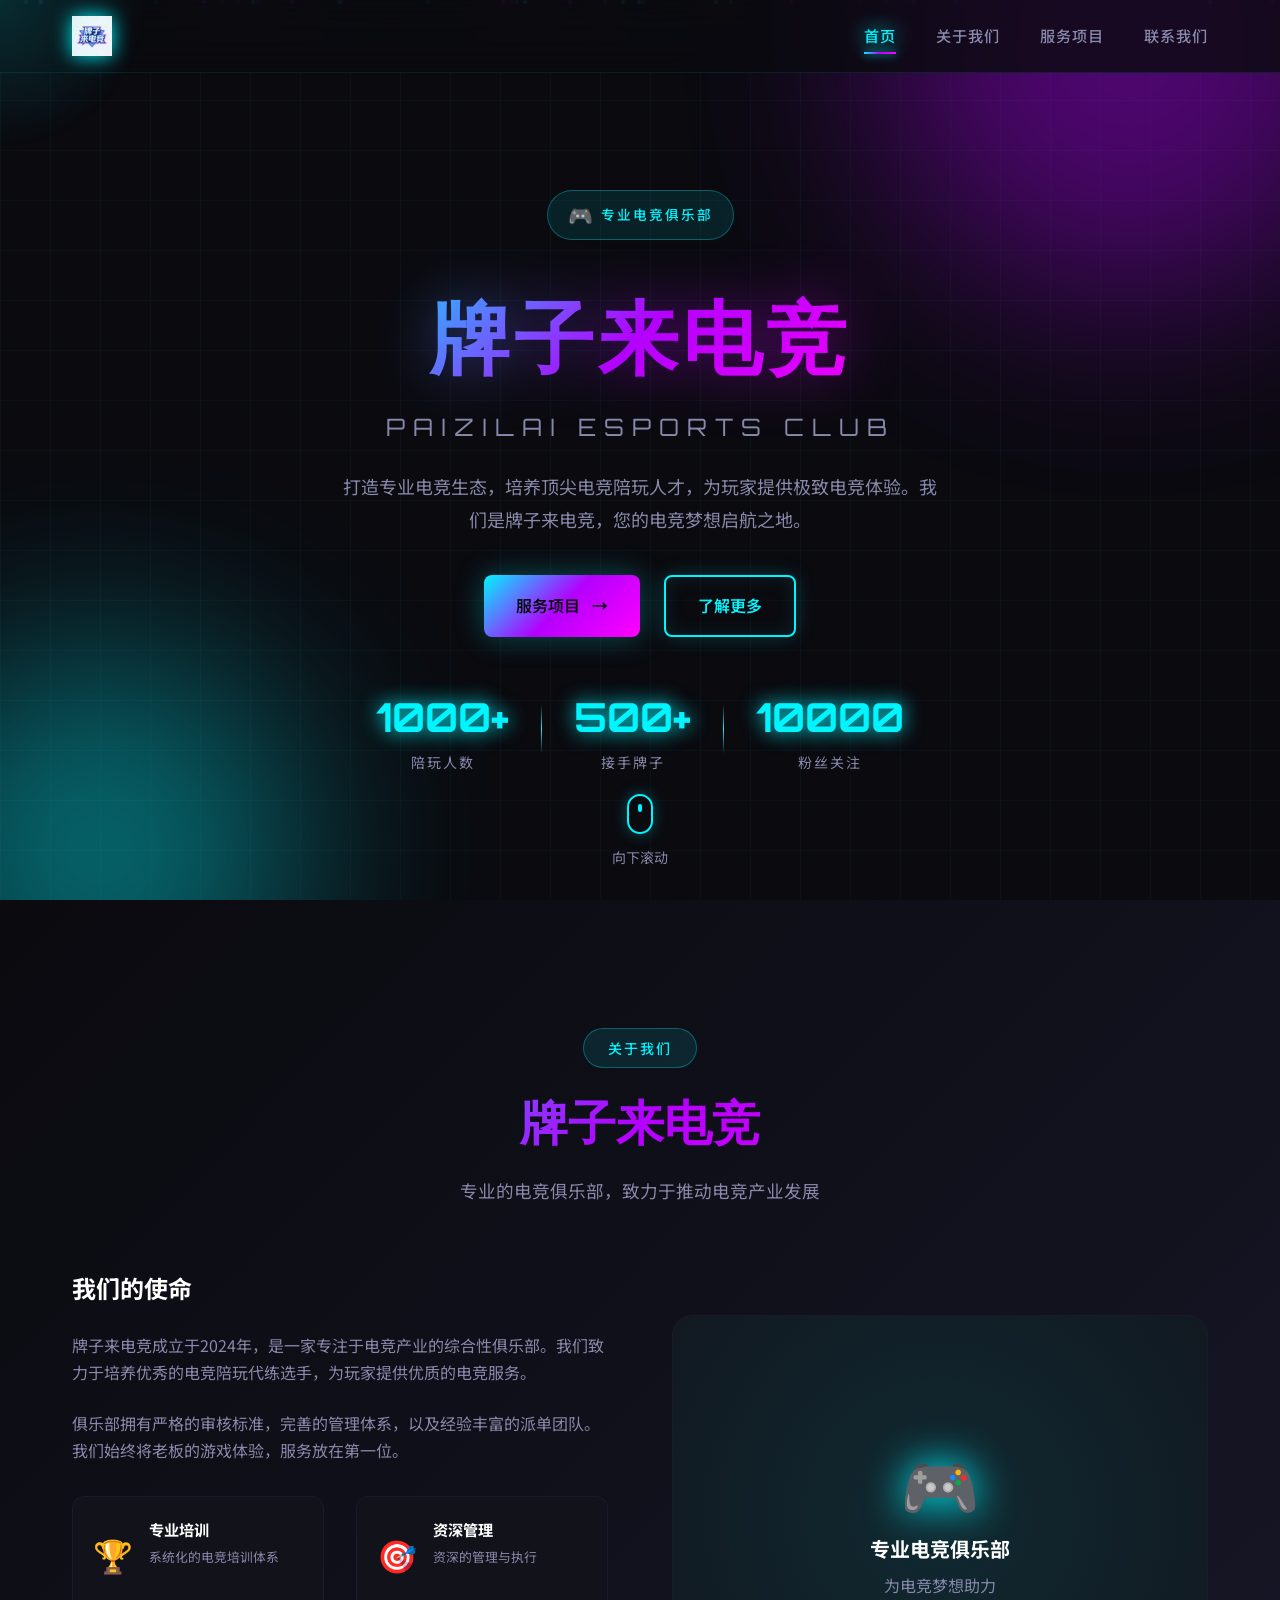
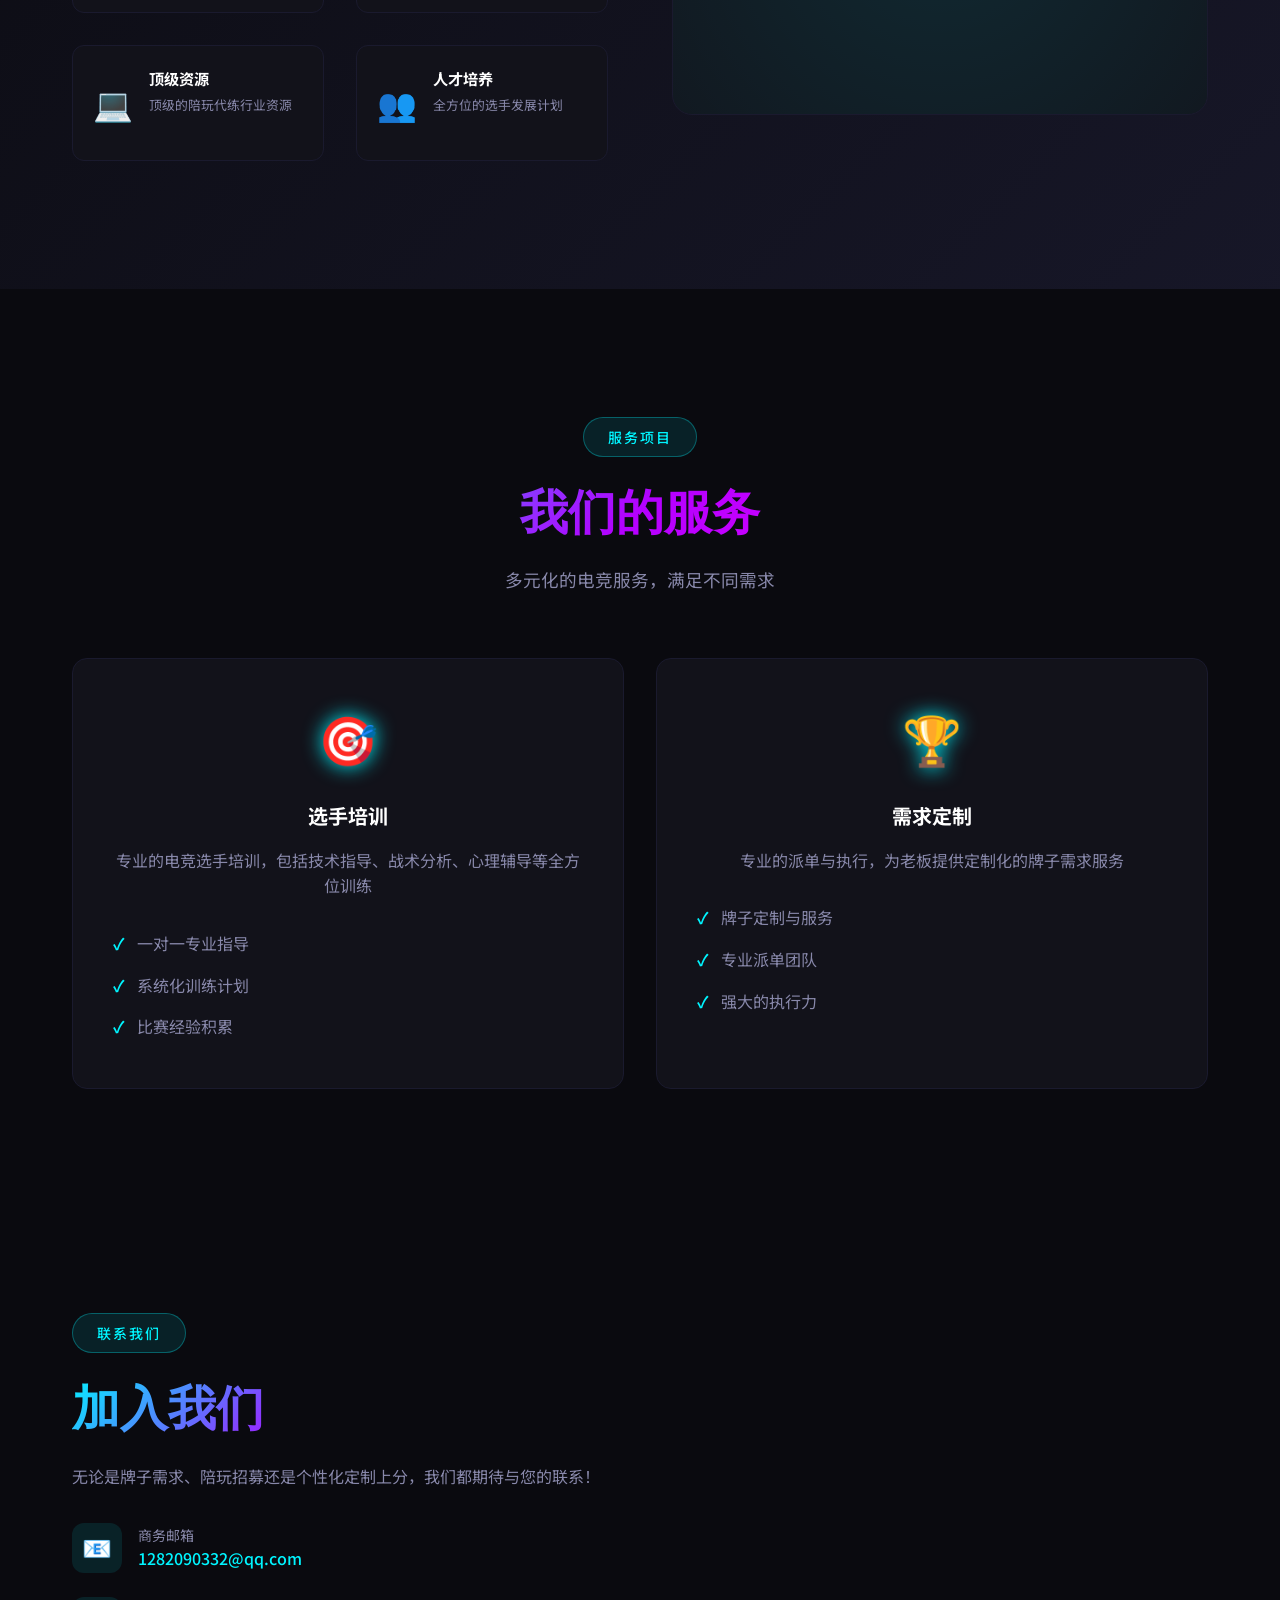
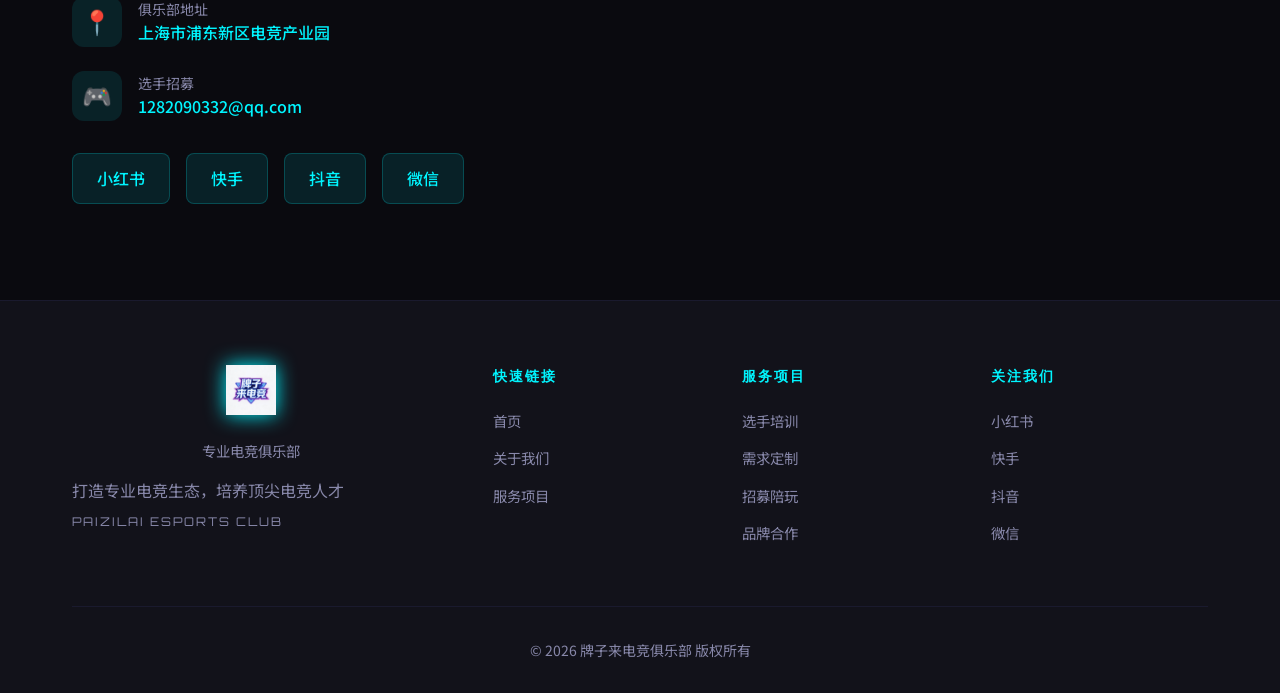
<file: web/index.html>
<!DOCTYPE html>
<html lang="zh-CN">
<head>
    <meta charset="UTF-8">
    <meta name="viewport" content="width=device-width, initial-scale=1.0">
    <meta name="description" content="牌子来电竞 - 专业电竞俱乐部，提供陪玩代练、电竞培训、需求定制等服务">
    <meta name="keywords" content="电竞俱乐部,陪玩代练,电竞培训,牌子来电竞">
    <meta name="author" content="牌子来电竞">
    <meta name="robots" content="index, follow">
    <meta property="og:title" content="牌子来电竞 | 电竞俱乐部">
    <meta property="og:description" content="专业电竞俱乐部，提供陪玩代练、电竞培训、需求定制等服务">
    <meta property="og:type" content="website">
    <title>牌子来电竞 | 电竞俱乐部</title>
    <link rel="stylesheet" href="style.css">
    <link href="https://fonts.googleapis.com/css2?family=Orbitron:wght@400;500;600;700;800;900&family=Noto+Sans+SC:wght@300;400;500;700&display=swap" rel="stylesheet">
</head>
<body>
    <div class="cursor-glow"></div>
    
    <nav class="navbar">
        <div class="nav-container">
            <div class="logo">
                <img src="logo.png" alt="牌子来电竞" class="logo-image">
            </div>
            <ul class="nav-links">
                <li><a href="#home" class="active">首页</a></li>
                <li><a href="#about">关于我们</a></li>
                <li><a href="#services">服务项目</a></li>
                <li><a href="#contact">联系我们</a></li>
            </ul>
            <div class="hamburger">
                <span></span>
                <span></span>
                <span></span>
            </div>
        </div>
    </nav>

    <section id="home" class="hero">
        <div class="hero-bg">
            <div class="grid-lines"></div>
            <div class="particles" id="particles"></div>
            <div class="neon-glow glow-1"></div>
            <div class="neon-glow glow-2"></div>
        </div>
        <div class="hero-content">
            <div class="hero-badge">
                <span class="badge-icon">🎮</span>
                <span>专业电竞俱乐部</span>
            </div>
            <h1 class="hero-title">
                <span class="title-line">牌子来电竞</span>
                <span class="title-sub">PAIZILAI ESPORTS CLUB</span>
            </h1>
            <p class="hero-desc">打造专业电竞生态，培养顶尖电竞陪玩人才，为玩家提供极致电竞体验。我们是牌子来电竞，您的电竞梦想启航之地。</p>
            <div class="hero-buttons">
                <a href="#services" class="btn btn-neon">
                    <span class="btn-text">服务项目</span>
                    <span class="btn-icon">→</span>
                </a>
                <a href="#about" class="btn btn-outline-neon">了解更多</a>
            </div>
            <div class="hero-stats">
                <div class="stat">
                    <span class="stat-value" data-target="1000">0</span>
                    <span class="stat-label">陪玩人数</span>
                </div>
                <div class="stat-divider"></div>
                <div class="stat">
                    <span class="stat-value" data-target="500">0</span>
                    <span class="stat-label">接手牌子</span>
                </div>
                <div class="stat-divider"></div>
                <div class="stat">
                    <span class="stat-value" data-target="10000">0</span>
                    <span class="stat-label">粉丝关注</span>
                </div>
            </div>
        </div>
        <div class="scroll-hint">
            <div class="scroll-mouse">
                <div class="scroll-wheel"></div>
            </div>
            <span>向下滚动</span>
        </div>
    </section>

    <section id="about" class="about">
        <div class="container">
            <div class="section-header">
                <span class="section-tag">关于我们</span>
                <h2 class="section-title">牌子来电竞</h2>
                <p class="section-desc">专业的电竞俱乐部，致力于推动电竞产业发展</p>
            </div>
            <div class="about-content">
                <div class="about-text">
                    <h3>我们的使命</h3>
                    <p>牌子来电竞成立于2024年，是一家专注于电竞产业的综合性俱乐部。我们致力于培养优秀的电竞陪玩代练选手，为玩家提供优质的电竞服务。</p>
                    <p>俱乐部拥有严格的审核标准，完善的管理体系，以及经验丰富的派单团队。我们始终将老板的游戏体验，服务放在第一位。</p>
                    <div class="about-features">
                        <div class="feature-item">
                            <span class="feature-icon">🏆</span>
                            <div class="feature-text">
                                <h4>专业培训</h4>
                                <p>系统化的电竞培训体系</p>
                            </div>
                        </div>
                        <div class="feature-item">
                            <span class="feature-icon">🎯</span>
                            <div class="feature-text">
                                <h4>资深管理</h4>
                                <p>资深的管理与执行</p>
                            </div>
                        </div>
                        <div class="feature-item">
                            <span class="feature-icon">💻</span>
                            <div class="feature-text">
                                <h4>顶级资源</h4>
                                <p>顶级的陪玩代练行业资源</p>
                            </div>
                        </div>
                        <div class="feature-item">
                            <span class="feature-icon">👥</span>
                            <div class="feature-text">
                                <h4>人才培养</h4>
                                <p>全方位的选手发展计划</p>
                            </div>
                        </div>
                    </div>
                </div>
                <div class="about-image">
                    <div class="image-container">
                        <div class="image-glow"></div>
                        <div class="image-content">
                            <span class="image-icon">🎮</span>
                            <h4>专业电竞俱乐部</h4>
                            <p>为电竞梦想助力</p>
                        </div>
                    </div>
                </div>
            </div>
        </div>
    </section>

    <section id="services" class="services">
        <div class="container">
            <div class="section-header">
                <span class="section-tag">服务项目</span>
                <h2 class="section-title">我们的服务</h2>
                <p class="section-desc">多元化的电竞服务，满足不同需求</p>
            </div>
            <div class="services-grid">
                <div class="service-card">
                    <div class="service-icon">🎯</div>
                    <h3>选手培训</h3>
                    <p>专业的电竞选手培训，包括技术指导、战术分析、心理辅导等全方位训练</p>
                    <ul class="service-features">
                        <li>一对一专业指导</li>
                        <li>系统化训练计划</li>
                        <li>比赛经验积累</li>
                    </ul>
                </div>
                <div class="service-card">
                    <div class="service-icon">🏆</div>
                    <h3>需求定制</h3>
                    <p>专业的派单与执行，为老板提供定制化的牌子需求服务</p>
                    <ul class="service-features">
                        <li>牌子定制与服务</li>
                        <li>专业派单团队</li>
                        <li>强大的执行力</li>
                    </ul>
                </div>
                
            </div>
        </div>
    </section>

    <section id="contact" class="contact">
        <div class="container">
            <div class="contact-wrapper">
                <div class="contact-info">
                    <span class="section-tag">联系我们</span>
                    <h2 class="section-title">加入我们</h2>
                    <p class="contact-desc">无论是牌子需求、陪玩招募还是个性化定制上分，我们都期待与您的联系！</p>
                    <div class="contact-details">
                        <div class="contact-item">
                            <div class="contact-icon">📧</div>
                            <div>
                                <span class="contact-label">商务邮箱</span>
                                <span class="contact-value">1282090332@qq.com</span>
                            </div>
                        </div>
                        <div class="contact-item">
                            <div class="contact-icon">📍</div>
                            <div>
                                <span class="contact-label">俱乐部地址</span>
                                <span class="contact-value">上海市浦东新区电竞产业园</span>
                            </div>
                        </div>
                        <div class="contact-item">
                            <div class="contact-icon">🎮</div>
                            <div>
                                <span class="contact-label">选手招募</span>
                                <span class="contact-value">1282090332@qq.com</span>
                            </div>
                        </div>
                    </div>
                    <div class="social-links">
                        <a href="https://xhslink.com/m/37IqWcQqxH1" class="social-link" target="_blank">
                            <span>小红书</span>
                        </a>
                        <a href="https://v.kuaishou.com/K4NSMTZZ" class="social-link" target="_blank">
                            <span>快手</span>
                        </a>
                        <a href="https://v.douyin.com/_7Vn6CfU3eQ/" class="social-link" target="_blank">
                            <span>抖音</span>
                        </a>
                        <a href="https://work.weixin.qq.com/ca/cawcde193aef2879a8" class="social-link" target="_blank">
                            <span>微信</span>
                        </a>
                    </div>
                </div>
            </div>
        </div>
    </section>

    <footer class="footer">
        <div class="container">
            <div class="footer-content">
                <div class="footer-brand">
                    <div class="footer-logo">
                        <img src="logo.png" alt="牌子来电竞">
                        <p>专业电竞俱乐部</p>
                    </div>
                    <p>打造专业电竞生态，培养顶尖电竞人才</p>
                    <p class="footer-slogan">PAIZILAI ESPORTS CLUB</p>
                </div>
                <div class="footer-links">
                    <div class="footer-column">
                        <h4>快速链接</h4>
                        <ul>
                            <li><a href="#home">首页</a></li>
                            <li><a href="#about">关于我们</a></li>
                            <li><a href="#services">服务项目</a></li>
                        </ul>
                    </div>
                    <div class="footer-column">
                        <h4>服务项目</h4>
                        <ul>
                            <li><a href="#services">选手培训</a></li>
                            <li><a href="#services">需求定制</a></li>
                            <li><a href="#services">招募陪玩</a></li>
                            <li><a href="#services">品牌合作</a></li>
                        </ul>
                    </div>
                    <div class="footer-column">
                        <h4>关注我们</h4>
                        <ul>
                            <li><a href="#">小红书</a></li>
                            <li><a href="#">快手</a></li>
                            <li><a href="#">抖音</a></li>
                            <li><a href="#">微信</a></li>
                        </ul>
                    </div>
                </div>
            </div>
            <div class="footer-bottom">
                <p>&copy; 2026 牌子来电竞俱乐部 版权所有</p>
            </div>
        </div>
    </footer>

    <script src="script.js"></script>
</body>
</html>
</file>
<file: web/style.css>
* {
    margin: 0;
    padding: 0;
    box-sizing: border-box;
}

:root {
    --neon-cyan: #00f5ff;
    --neon-pink: #ff00ff;
    --neon-purple: #b400ff;
    --neon-blue: #0066ff;
    --neon-green: #00ff88;
    --neon-yellow: #ffff00;
    --neon-gold: #ffd700;
    --neon-red: #ff3366;
    --dark-bg: #0a0a0f;
    --dark-card: #12121a;
    --dark-border: #1a1a2e;
    --text-primary: #ffffff;
    --text-secondary: #8888aa;
    --gradient-neon: linear-gradient(135deg, var(--neon-cyan) 0%, var(--neon-purple) 50%, var(--neon-pink) 100%);
    --gradient-fire: linear-gradient(135deg, #ff6b35 0%, #f7931e 50%, #ffcc00 100%);
    --gradient-survivor: linear-gradient(135deg, var(--neon-cyan) 0%, var(--neon-green) 100%);
    --gradient-hunter: linear-gradient(135deg, var(--neon-red) 0%, var(--neon-purple) 100%);
}

html {
    scroll-behavior: smooth;
}

body {
    font-family: 'Noto Sans SC', 'Orbitron', sans-serif;
    background: var(--dark-bg);
    color: var(--text-primary);
    overflow-x: hidden;
    line-height: 1.6;
}

.container {
    max-width: 1200px;
    margin: 0 auto;
    padding: 0 2rem;
}

.cursor-glow {
    position: fixed;
    width: 300px;
    height: 300px;
    background: radial-gradient(circle, rgba(0, 245, 255, 0.15) 0%, transparent 70%);
    border-radius: 50%;
    pointer-events: none;
    transform: translate(-50%, -50%);
    z-index: 9999;
    transition: opacity 0.3s ease;
}

.navbar {
    position: fixed;
    top: 0;
    left: 0;
    right: 0;
    z-index: 1000;
    padding: 1rem 0;
    background: rgba(10, 10, 15, 0.8);
    backdrop-filter: blur(20px);
    border-bottom: 1px solid rgba(0, 245, 255, 0.1);
    transition: all 0.3s ease;
}

.navbar.scrolled {
    background: rgba(10, 10, 15, 0.95);
    box-shadow: 0 4px 30px rgba(0, 245, 255, 0.1);
}

.nav-container {
    max-width: 1200px;
    margin: 0 auto;
    padding: 0 2rem;
    display: flex;
    justify-content: space-between;
    align-items: center;
}

.logo {
    display: flex;
    align-items: center;
    gap: 0.75rem;
    text-decoration: none;
}

.logo-image {
    height: 40px;
    filter: drop-shadow(0 0 10px var(--neon-cyan));
}

.logo-icon {
    font-size: 1.75rem;
    filter: drop-shadow(0 0 10px var(--neon-cyan));
}

.logo-text {
    font-family: 'Orbitron', sans-serif;
    font-size: 1.25rem;
    font-weight: 700;
    background: var(--gradient-neon);
    -webkit-background-clip: text;
    -webkit-text-fill-color: transparent;
    background-clip: text;
    text-shadow: 0 0 30px rgba(0, 245, 255, 0.5);
}

.nav-links {
    display: flex;
    list-style: none;
    gap: 2.5rem;
}

.nav-links a {
    color: var(--text-secondary);
    text-decoration: none;
    font-weight: 500;
    font-size: 0.95rem;
    position: relative;
    transition: all 0.3s ease;
    text-transform: uppercase;
    letter-spacing: 1px;
}

.nav-links a::before {
    content: '';
    position: absolute;
    bottom: -8px;
    left: 0;
    width: 0;
    height: 2px;
    background: var(--gradient-neon);
    transition: width 0.3s ease;
    box-shadow: 0 0 10px var(--neon-cyan);
}

.nav-links a:hover,
.nav-links a.active {
    color: var(--neon-cyan);
    text-shadow: 0 0 20px var(--neon-cyan);
}

.nav-links a:hover::before,
.nav-links a.active::before {
    width: 100%;
}

.hamburger {
    display: none;
    flex-direction: column;
    gap: 6px;
    cursor: pointer;
    padding: 5px;
}

.hamburger span {
    width: 28px;
    height: 2px;
    background: var(--neon-cyan);
    transition: all 0.3s ease;
    box-shadow: 0 0 10px var(--neon-cyan);
}

.hero {
    min-height: 100vh;
    display: flex;
    align-items: center;
    justify-content: center;
    position: relative;
    padding: 6rem 2rem 2rem;
    overflow: hidden;
}

.hero-bg {
    position: absolute;
    inset: 0;
    overflow: hidden;
}

.grid-lines {
    position: absolute;
    inset: 0;
    background-image: 
        linear-gradient(rgba(0, 245, 255, 0.03) 1px, transparent 1px),
        linear-gradient(90deg, rgba(0, 245, 255, 0.03) 1px, transparent 1px);
    background-size: 50px 50px;
    animation: gridMove 20s linear infinite;
}

@keyframes gridMove {
    0% { transform: perspective(500px) rotateX(60deg) translateY(0); }
    100% { transform: perspective(500px) rotateX(60deg) translateY(50px); }
}

.particles {
    position: absolute;
    inset: 0;
}

.particle {
    position: absolute;
    width: 4px;
    height: 4px;
    background: var(--neon-cyan);
    border-radius: 50%;
    box-shadow: 0 0 10px var(--neon-cyan);
    animation: particleFloat 15s infinite linear;
}

@keyframes particleFloat {
    0% { transform: translateY(100vh) rotate(0deg); opacity: 0; }
    10% { opacity: 1; }
    90% { opacity: 1; }
    100% { transform: translateY(-100vh) rotate(720deg); opacity: 0; }
}

.neon-glow {
    position: absolute;
    border-radius: 50%;
    filter: blur(100px);
    opacity: 0.4;
    animation: glowPulse 8s ease-in-out infinite;
}

.glow-1 {
    width: 500px;
    height: 500px;
    background: var(--neon-purple);
    top: -200px;
    right: -100px;
}

.glow-2 {
    width: 400px;
    height: 400px;
    background: var(--neon-cyan);
    bottom: -150px;
    left: -100px;
    animation-delay: -4s;
}

@keyframes glowPulse {
    0%, 100% { opacity: 0.3; transform: scale(1); }
    50% { opacity: 0.5; transform: scale(1.1); }
}

.hero-content {
    position: relative;
    z-index: 1;
    text-align: center;
    max-width: 900px;
}

.hero-badge {
    display: inline-flex;
    align-items: center;
    gap: 0.5rem;
    padding: 0.5rem 1.25rem;
    background: rgba(0, 245, 255, 0.1);
    border: 1px solid rgba(0, 245, 255, 0.3);
    border-radius: 50px;
    margin-bottom: 2rem;
    animation: badgeGlow 2s ease-in-out infinite;
}

@keyframes badgeGlow {
    0%, 100% { box-shadow: 0 0 20px rgba(0, 245, 255, 0.2); }
    50% { box-shadow: 0 0 40px rgba(0, 245, 255, 0.4); }
}

.badge-icon {
    font-size: 1.25rem;
}

.hero-badge span:last-child {
    color: var(--neon-cyan);
    font-weight: 500;
    letter-spacing: 2px;
    text-transform: uppercase;
    font-size: 0.85rem;
}

.hero-title {
    margin-bottom: 1.5rem;
}

.title-line {
    display: block;
    font-family: 'Orbitron', sans-serif;
    font-size: clamp(2.5rem, 8vw, 5rem);
    font-weight: 900;
    background: var(--gradient-neon);
    -webkit-background-clip: text;
    -webkit-text-fill-color: transparent;
    background-clip: text;
    text-transform: uppercase;
    letter-spacing: 4px;
    animation: titleGlow 3s ease-in-out infinite;
    position: relative;
}

.title-line::after {
    content: '牌子来电竞';
    position: absolute;
    left: 0;
    top: 0;
    width: 100%;
    height: 100%;
    background: var(--gradient-neon);
    -webkit-background-clip: text;
    -webkit-text-fill-color: transparent;
    background-clip: text;
    filter: blur(30px);
    opacity: 0.5;
    z-index: -1;
}

@keyframes titleGlow {
    0%, 100% { filter: drop-shadow(0 0 20px rgba(0, 245, 255, 0.5)); }
    50% { filter: drop-shadow(0 0 40px rgba(180, 0, 255, 0.8)); }
}

.title-sub {
    display: block;
    font-family: 'Orbitron', sans-serif;
    font-size: clamp(1rem, 3vw, 1.5rem);
    font-weight: 400;
    color: var(--text-secondary);
    letter-spacing: 8px;
    margin-top: 0.5rem;
}

.hero-desc {
    font-size: 1.125rem;
    color: var(--text-secondary);
    max-width: 600px;
    margin: 0 auto 2.5rem;
    line-height: 1.8;
}

.hero-buttons {
    display: flex;
    gap: 1.5rem;
    justify-content: center;
    flex-wrap: wrap;
    margin-bottom: 3rem;
}

.btn {
    display: inline-flex;
    align-items: center;
    gap: 0.75rem;
    padding: 1rem 2rem;
    border-radius: 8px;
    font-weight: 600;
    font-size: 1rem;
    text-decoration: none;
    transition: all 0.3s ease;
    cursor: pointer;
    border: none;
    position: relative;
    overflow: hidden;
}

.btn-neon {
    background: var(--gradient-neon);
    color: var(--dark-bg);
    box-shadow: 0 0 30px rgba(0, 245, 255, 0.3);
}

.btn-neon::before {
    content: '';
    position: absolute;
    inset: 0;
    background: linear-gradient(135deg, rgba(255,255,255,0.2) 0%, transparent 50%);
    opacity: 0;
    transition: opacity 0.3s ease;
}

.btn-neon:hover {
    transform: translateY(-3px);
    box-shadow: 0 0 50px rgba(0, 245, 255, 0.5);
}

.btn-neon:hover::before {
    opacity: 1;
}

.btn-outline-neon {
    background: transparent;
    color: var(--neon-cyan);
    border: 2px solid var(--neon-cyan);
    box-shadow: 0 0 20px rgba(0, 245, 255, 0.2), inset 0 0 20px rgba(0, 245, 255, 0.1);
}

.btn-outline-neon:hover {
    background: rgba(0, 245, 255, 0.1);
    box-shadow: 0 0 40px rgba(0, 245, 255, 0.4), inset 0 0 40px rgba(0, 245, 255, 0.2);
    transform: translateY(-3px);
}

.btn-full {
    width: 100%;
    justify-content: center;
}

.btn-icon {
    transition: transform 0.3s ease;
}

.btn:hover .btn-icon {
    transform: translateX(5px);
}

.hero-stats {
    display: flex;
    justify-content: center;
    align-items: center;
    gap: 2rem;
    flex-wrap: wrap;
}

.stat {
    text-align: center;
}

.stat-value {
    display: block;
    font-family: 'Orbitron', sans-serif;
    font-size: 2.5rem;
    font-weight: 700;
    color: var(--neon-cyan);
    text-shadow: 0 0 20px var(--neon-cyan);
}

.stat-label {
    font-size: 0.875rem;
    color: var(--text-secondary);
    text-transform: uppercase;
    letter-spacing: 2px;
}

.stat-divider {
    width: 1px;
    height: 50px;
    background: linear-gradient(to bottom, transparent, var(--neon-cyan), transparent);
}

.scroll-hint {
    position: absolute;
    bottom: 2rem;
    left: 50%;
    transform: translateX(-50%);
    display: flex;
    flex-direction: column;
    align-items: center;
    gap: 0.75rem;
    color: var(--text-secondary);
    font-size: 0.875rem;
    animation: scrollBounce 2s ease-in-out infinite;
}

@keyframes scrollBounce {
    0%, 100% { transform: translateX(-50%) translateY(0); }
    50% { transform: translateX(-50%) translateY(10px); }
}

.scroll-mouse {
    width: 26px;
    height: 40px;
    border: 2px solid var(--neon-cyan);
    border-radius: 13px;
    display: flex;
    justify-content: center;
    padding-top: 8px;
    box-shadow: 0 0 15px rgba(0, 245, 255, 0.3);
}

.scroll-wheel {
    width: 4px;
    height: 8px;
    background: var(--neon-cyan);
    border-radius: 2px;
    animation: scrollWheel 2s infinite;
}

@keyframes scrollWheel {
    0% { opacity: 1; transform: translateY(0); }
    100% { opacity: 0; transform: translateY(12px); }
}

.section-header {
    text-align: center;
    margin-bottom: 4rem;
}

.section-tag {
    display: inline-block;
    padding: 0.5rem 1.5rem;
    background: rgba(0, 245, 255, 0.1);
    border: 1px solid rgba(0, 245, 255, 0.3);
    border-radius: 50px;
    color: var(--neon-cyan);
    font-size: 0.875rem;
    font-weight: 500;
    margin-bottom: 1rem;
    letter-spacing: 2px;
    text-transform: uppercase;
}

.section-title {
    font-family: 'Orbitron', sans-serif;
    font-size: clamp(2rem, 5vw, 3rem);
    font-weight: 700;
    margin-bottom: 1rem;
    background: var(--gradient-neon);
    -webkit-background-clip: text;
    -webkit-text-fill-color: transparent;
    background-clip: text;
}

.section-desc {
    color: var(--text-secondary);
    max-width: 600px;
    margin: 0 auto;
    font-size: 1.1rem;
}

.about-game {
    padding: 6rem 0;
    background: linear-gradient(180deg, var(--dark-bg) 0%, var(--dark-card) 100%);
}

.game-intro {
    display: flex;
    flex-direction: column;
    gap: 3rem;
}

.intro-content {
    display: grid;
    grid-template-columns: repeat(2, 1fr);
    gap: 2rem;
}

.intro-card {
    background: var(--dark-card);
    border: 1px solid var(--dark-border);
    border-radius: 16px;
    padding: 2rem;
    transition: all 0.4s ease;
    position: relative;
    overflow: hidden;
}

.intro-card::before {
    content: '';
    position: absolute;
    inset: 0;
    background: var(--gradient-survivor);
    opacity: 0;
    transition: opacity 0.4s ease;
}

.intro-card.hunter::before {
    background: var(--gradient-hunter);
}

.intro-card:hover {
    transform: translateY(-5px);
    border-color: var(--neon-cyan);
    box-shadow: 0 20px 60px rgba(0, 245, 255, 0.2);
}

.intro-card.hunter:hover {
    border-color: var(--neon-red);
    box-shadow: 0 20px 60px rgba(255, 51, 102, 0.2);
}

.intro-card:hover::before {
    opacity: 0.05;
}

.intro-icon {
    font-size: 3rem;
    margin-bottom: 1rem;
    position: relative;
    z-index: 1;
}

.intro-card h3 {
    font-family: 'Orbitron', sans-serif;
    font-size: 1.5rem;
    margin-bottom: 1rem;
    position: relative;
    z-index: 1;
}

.intro-card.hunter h3 {
    color: var(--neon-red);
}

.intro-card p {
    color: var(--text-secondary);
    margin-bottom: 1.5rem;
    line-height: 1.8;
    position: relative;
    z-index: 1;
}

.intro-roles {
    display: flex;
    flex-wrap: wrap;
    gap: 0.5rem;
    position: relative;
    z-index: 1;
}

.role-tag {
    padding: 0.375rem 0.875rem;
    background: rgba(0, 245, 255, 0.1);
    border: 1px solid rgba(0, 245, 255, 0.3);
    border-radius: 50px;
    color: var(--neon-cyan);
    font-size: 0.75rem;
    font-weight: 600;
    text-transform: uppercase;
    letter-spacing: 1px;
}

.intro-card.hunter .role-tag {
    background: rgba(255, 51, 102, 0.1);
    border-color: rgba(255, 51, 102, 0.3);
    color: var(--neon-red);
}

.game-features {
    display: grid;
    grid-template-columns: repeat(4, 1fr);
    gap: 1.5rem;
}

.feature-item {
    display: flex;
    align-items: center;
    gap: 1rem;
    padding: 1.25rem;
    background: var(--dark-card);
    border: 1px solid var(--dark-border);
    border-radius: 12px;
    transition: all 0.3s ease;
}

.feature-item:hover {
    border-color: var(--neon-cyan);
    transform: translateX(5px);
}

.feature-icon {
    font-size: 2rem;
    flex-shrink: 0;
}

.feature-text h4 {
    font-size: 0.95rem;
    margin-bottom: 0.25rem;
}

.feature-text p {
    font-size: 0.8rem;
    color: var(--text-secondary);
}

.team {
    padding: 6rem 0;
    background: var(--dark-bg);
}

.team-tabs {
    display: flex;
    justify-content: center;
    gap: 1rem;
    margin-bottom: 3rem;
}

.tab-btn {
    padding: 0.875rem 2rem;
    background: transparent;
    border: 2px solid var(--dark-border);
    border-radius: 50px;
    color: var(--text-secondary);
    font-family: inherit;
    font-size: 1rem;
    font-weight: 600;
    cursor: pointer;
    transition: all 0.3s ease;
}

.tab-btn:hover {
    border-color: var(--neon-cyan);
    color: var(--neon-cyan);
}

.tab-btn.active {
    background: var(--gradient-survivor);
    border-color: transparent;
    color: var(--dark-bg);
}

.tab-btn[data-tab="hunter"].active {
    background: var(--gradient-hunter);
}

.team-content {
    position: relative;
}

.team-panel {
    display: none;
}

.team-panel.active {
    display: block;
    animation: fadeIn 0.5s ease;
}

@keyframes fadeIn {
    from { opacity: 0; transform: translateY(20px); }
    to { opacity: 1; transform: translateY(0); }
}

.team-grid {
    display: grid;
    gap: 2rem;
}

.survivor-grid {
    grid-template-columns: repeat(4, 1fr);
}

.hunter-grid {
    grid-template-columns: repeat(3, 1fr);
    max-width: 900px;
    margin: 0 auto;
}

.player-card {
    background: var(--dark-card);
    border: 1px solid var(--dark-border);
    border-radius: 16px;
    overflow: hidden;
    transition: all 0.4s ease;
    position: relative;
}

.player-card.featured {
    border-color: var(--neon-cyan);
    box-shadow: 0 0 40px rgba(0, 245, 255, 0.2);
}

.player-card.hunter-card.featured {
    border-color: var(--neon-red);
    box-shadow: 0 0 40px rgba(255, 51, 102, 0.2);
}

.player-card:hover {
    transform: translateY(-10px);
    border-color: var(--neon-cyan);
    box-shadow: 0 20px 60px rgba(0, 245, 255, 0.2);
}

.player-card.hunter-card:hover {
    border-color: var(--neon-red);
    box-shadow: 0 20px 60px rgba(255, 51, 102, 0.2);
}

.player-badge {
    position: absolute;
    top: 1rem;
    right: 1rem;
    padding: 0.375rem 0.75rem;
    background: var(--gradient-survivor);
    border-radius: 50px;
    font-size: 0.75rem;
    font-weight: 700;
    color: var(--dark-bg);
    z-index: 10;
}

.player-badge.hunter-badge {
    background: var(--gradient-hunter);
}

.player-image {
    position: relative;
    height: 180px;
    overflow: hidden;
}

.player-avatar {
    width: 100%;
    height: 100%;
    display: flex;
    align-items: center;
    justify-content: center;
}

.avatar-emoji {
    font-size: 4rem;
}

.avatar-survivor-1 { background: linear-gradient(135deg, #0a2a1a 0%, #1a3a2a 100%); }
.avatar-survivor-2 { background: linear-gradient(135deg, #0a2a2a 0%, #1a3a3a 100%); }
.avatar-survivor-3 { background: linear-gradient(135deg, #1a2a1a 0%, #2a3a2a 100%); }
.avatar-survivor-4 { background: linear-gradient(135deg, #0a1a2a 0%, #1a2a3a 100%); }
.avatar-hunter-1 { background: linear-gradient(135deg, #2a0a1a 0%, #3a1a2a 100%); }
.avatar-hunter-2 { background: linear-gradient(135deg, #2a0a0a 0%, #3a1a1a 100%); }
.avatar-hunter-3 { background: linear-gradient(135deg, #1a0a2a 0%, #2a1a3a 100%); }

.player-frame {
    position: absolute;
    inset: 0;
    border: 2px solid transparent;
    background: linear-gradient(var(--dark-card), var(--dark-card)) padding-box,
                var(--gradient-survivor) border-box;
    opacity: 0;
    transition: opacity 0.4s ease;
}

.player-frame.hunter-frame {
    background: linear-gradient(var(--dark-card), var(--dark-card)) padding-box,
                var(--gradient-hunter) border-box;
}

.player-card:hover .player-frame {
    opacity: 1;
}

.player-info {
    padding: 1.25rem;
    text-align: center;
}

.player-role {
    display: inline-block;
    padding: 0.25rem 0.75rem;
    background: rgba(0, 245, 255, 0.1);
    border-radius: 50px;
    color: var(--neon-cyan);
    font-size: 0.75rem;
    font-weight: 600;
    text-transform: uppercase;
    letter-spacing: 1px;
    margin-bottom: 0.5rem;
}

.player-role.hunter-role {
    background: rgba(255, 51, 102, 0.1);
    color: var(--neon-red);
}

.player-name {
    font-family: 'Orbitron', sans-serif;
    font-size: 1.125rem;
    margin-bottom: 0.25rem;
}

.player-id {
    color: var(--text-secondary);
    font-size: 0.8rem;
    margin-bottom: 0.25rem;
}

.player-main {
    color: var(--neon-cyan);
    font-size: 0.75rem;
    margin-bottom: 0.75rem;
}

.player-card.hunter-card .player-main {
    color: var(--neon-red);
}

.player-socials {
    display: flex;
    gap: 0.5rem;
    justify-content: center;
}

.social-btn {
    padding: 0.4rem 0.8rem;
    background: rgba(0, 245, 255, 0.1);
    border: 1px solid rgba(0, 245, 255, 0.2);
    border-radius: 50px;
    color: var(--neon-cyan);
    font-size: 0.7rem;
    text-decoration: none;
    transition: all 0.3s ease;
}

.social-btn:hover {
    background: rgba(0, 245, 255, 0.2);
    box-shadow: 0 0 20px rgba(0, 245, 255, 0.3);
}

.achievements {
    padding: 6rem 0;
    background: linear-gradient(180deg, var(--dark-card) 0%, var(--dark-bg) 100%);
}

.achievements-timeline {
    position: relative;
    max-width: 800px;
    margin: 0 auto 4rem;
}

.achievements-timeline::before {
    content: '';
    position: absolute;
    left: 50%;
    top: 0;
    bottom: 0;
    width: 2px;
    background: linear-gradient(to bottom, var(--neon-cyan), var(--neon-purple), var(--neon-pink));
    transform: translateX(-50%);
}

.achievement-item {
    display: flex;
    align-items: center;
    margin-bottom: 2rem;
    position: relative;
}

.achievement-item:nth-child(odd) {
    flex-direction: row-reverse;
}

.achievement-item:nth-child(odd) .achievement-content {
    text-align: left;
    padding-right: 0;
    padding-left: 3rem;
}

.achievement-item:nth-child(even) .achievement-content {
    text-align: right;
    padding-right: 3rem;
}

.achievement-year {
    position: absolute;
    left: 50%;
    transform: translateX(-50%);
    background: var(--dark-bg);
    padding: 0.5rem 1rem;
    border: 2px solid var(--neon-cyan);
    border-radius: 50px;
    font-family: 'Orbitron', sans-serif;
    font-weight: 700;
    color: var(--neon-cyan);
    box-shadow: 0 0 20px rgba(0, 245, 255, 0.3);
    z-index: 1;
}

.achievement-content {
    width: 50%;
    padding: 1.5rem;
    background: var(--dark-card);
    border: 1px solid var(--dark-border);
    border-radius: 12px;
    transition: all 0.3s ease;
}

.achievement-content:hover {
    border-color: var(--neon-cyan);
    box-shadow: 0 10px 40px rgba(0, 245, 255, 0.2);
}

.achievement-trophy {
    font-size: 2rem;
    margin-bottom: 0.5rem;
}

.achievement-content h3 {
    font-family: 'Orbitron', sans-serif;
    font-size: 1.125rem;
    margin-bottom: 0.5rem;
    color: var(--neon-cyan);
}

.achievement-content p {
    color: var(--text-secondary);
    font-size: 0.875rem;
}

.achievement-stats {
    display: flex;
    justify-content: center;
    gap: 4rem;
    flex-wrap: wrap;
}

.achieve-stat {
    text-align: center;
}

.achieve-icon {
    font-size: 2.5rem;
    margin-bottom: 0.5rem;
}

.achieve-value {
    font-family: 'Orbitron', sans-serif;
    font-size: 2rem;
    font-weight: 700;
    background: var(--gradient-neon);
    -webkit-background-clip: text;
    -webkit-text-fill-color: transparent;
    background-clip: text;
}

.achieve-label {
    color: var(--text-secondary);
    font-size: 0.875rem;
    text-transform: uppercase;
    letter-spacing: 1px;
}

.contact {
    padding: 6rem 0;
    background: var(--dark-bg);
}

.contact-wrapper {
    display: grid;
    grid-template-columns: 1fr 1fr;
    gap: 4rem;
    align-items: start;
}

.contact-info .section-tag {
    margin-bottom: 1rem;
}

.contact-info .section-title {
    text-align: left;
}

.contact-desc {
    color: var(--text-secondary);
    margin-bottom: 2rem;
    line-height: 1.8;
}

.contact-details {
    display: flex;
    flex-direction: column;
    gap: 1.5rem;
    margin-bottom: 2rem;
}

.contact-item {
    display: flex;
    align-items: center;
    gap: 1rem;
}

.contact-icon {
    font-size: 1.5rem;
    width: 50px;
    height: 50px;
    background: rgba(0, 245, 255, 0.1);
    border-radius: 12px;
    display: flex;
    align-items: center;
    justify-content: center;
}

.contact-label {
    display: block;
    color: var(--text-secondary);
    font-size: 0.875rem;
}

.contact-value {
    font-weight: 500;
    color: var(--neon-cyan);
}

.social-links {
    display: flex;
    gap: 1rem;
    flex-wrap: wrap;
}

.social-link {
    padding: 0.75rem 1.5rem;
    background: rgba(0, 245, 255, 0.1);
    border: 1px solid rgba(0, 245, 255, 0.2);
    border-radius: 8px;
    color: var(--neon-cyan);
    text-decoration: none;
    transition: all 0.3s ease;
    font-weight: 500;
}

.social-link:hover {
    background: rgba(0, 245, 255, 0.2);
    box-shadow: 0 0 30px rgba(0, 245, 255, 0.3);
    transform: translateY(-3px);
}

.contact-form {
    background: var(--dark-card);
    border: 1px solid var(--dark-border);
    border-radius: 16px;
    padding: 2rem;
}

.form-group {
    margin-bottom: 1.5rem;
}

.form-group input,
.form-group select,
.form-group textarea {
    width: 100%;
    padding: 1rem 1.25rem;
    background: rgba(0, 0, 0, 0.3);
    border: 1px solid var(--dark-border);
    border-radius: 8px;
    color: var(--text-primary);
    font-family: inherit;
    font-size: 1rem;
    transition: all 0.3s ease;
}

.form-group input:focus,
.form-group select:focus,
.form-group textarea:focus {
    outline: none;
    border-color: var(--neon-cyan);
    box-shadow: 0 0 20px rgba(0, 245, 255, 0.2);
}

.form-group input::placeholder,
.form-group textarea::placeholder {
    color: var(--text-secondary);
}

.form-group select {
    cursor: pointer;
    appearance: none;
    background-image: url("data:image/svg+xml,%3Csvg xmlns='http://www.w3.org/2000/svg' width='24' height='24' viewBox='0 0 24 24' fill='none' stroke='%2300f5ff' stroke-width='2'%3E%3Cpolyline points='6 9 12 15 18 9'%3E%3C/polyline%3E%3C/svg%3E");
    background-repeat: no-repeat;
    background-position: right 1rem center;
    background-size: 1rem;
}

.form-group select option {
    background: var(--dark-card);
    color: var(--text-primary);
}

.form-group textarea {
    resize: vertical;
    min-height: 120px;
}

.footer {
    background: var(--dark-card);
    padding: 4rem 0 2rem;
    border-top: 1px solid var(--dark-border);
}

.footer-content {
    display: grid;
    grid-template-columns: 1fr 2fr;
    gap: 4rem;
    margin-bottom: 3rem;
}

.footer-brand p {
    color: var(--text-secondary);
    margin-top: 0.5rem;
}

.footer-slogan {
    font-family: 'Orbitron', sans-serif;
    font-size: 0.75rem;
    color: var(--neon-cyan);
    letter-spacing: 2px;
    margin-top: 0.5rem;
}

.footer-links {
    display: grid;
    grid-template-columns: repeat(3, 1fr);
    gap: 2rem;
}

.footer-column h4 {
    font-family: 'Orbitron', sans-serif;
    font-size: 0.875rem;
    margin-bottom: 1.25rem;
    color: var(--neon-cyan);
    text-transform: uppercase;
    letter-spacing: 2px;
}

.footer-column ul {
    list-style: none;
}

.footer-column li {
    margin-bottom: 0.75rem;
}

.footer-column a {
    color: var(--text-secondary);
    text-decoration: none;
    transition: all 0.3s ease;
    font-size: 0.9rem;
}

.footer-column a:hover {
    color: var(--neon-cyan);
    padding-left: 5px;
}

.footer-bottom {
    text-align: center;
    padding-top: 2rem;
    border-top: 1px solid var(--dark-border);
    color: var(--text-secondary);
    font-size: 0.875rem;
}

/* About Section */
.about {
    padding: 8rem 0;
    position: relative;
    background: linear-gradient(135deg, rgba(10, 10, 15, 0.9) 0%, rgba(26, 26, 46, 0.8) 100%);
}

.about-content {
    display: grid;
    grid-template-columns: 1fr 1fr;
    gap: 4rem;
    align-items: center;
}

.about-text h3 {
    font-size: 1.5rem;
    margin-bottom: 1.5rem;
    color: var(--text-primary);
}

.about-text p {
    margin-bottom: 1.5rem;
    color: var(--text-secondary);
    line-height: 1.7;
}

.about-features {
    display: grid;
    grid-template-columns: 1fr 1fr;
    gap: 2rem;
    margin-top: 2rem;
}

.about-image {
    position: relative;
}

.image-container {
    position: relative;
    width: 100%;
    height: 400px;
    border-radius: 20px;
    overflow: hidden;
    background: var(--dark-card);
    border: 1px solid var(--dark-border);
    display: flex;
    align-items: center;
    justify-content: center;
}

.image-glow {
    position: absolute;
    top: -50%;
    left: -50%;
    width: 200%;
    height: 200%;
    background: radial-gradient(circle, rgba(0, 245, 255, 0.1) 0%, transparent 70%);
    animation: rotate 20s linear infinite;
}

.image-content {
    position: relative;
    text-align: center;
    z-index: 1;
}

.image-icon {
    font-size: 4rem;
    margin-bottom: 1rem;
    filter: drop-shadow(0 0 20px var(--neon-cyan));
}

.image-content h4 {
    font-size: 1.25rem;
    margin-bottom: 0.5rem;
    color: var(--text-primary);
}

.image-content p {
    color: var(--text-secondary);
}

/* Services Section */
.services {
    padding: 8rem 0;
    background: var(--dark-bg);
}

.services-grid {
    display: grid;
    grid-template-columns: repeat(auto-fit, minmax(300px, 1fr));
    gap: 2rem;
    margin-top: 4rem;
}

.service-card {
    background: var(--dark-card);
    border: 1px solid var(--dark-border);
    border-radius: 15px;
    padding: 2.5rem;
    text-align: center;
    transition: all 0.3s ease;
    position: relative;
    overflow: hidden;
}

.service-card::before {
    content: '';
    position: absolute;
    top: 0;
    left: 0;
    right: 0;
    height: 4px;
    background: var(--gradient-neon);
    transform: scaleX(0);
    transition: transform 0.3s ease;
}

.service-card:hover {
    transform: translateY(-10px);
    box-shadow: 0 20px 40px rgba(0, 245, 255, 0.1);
    border-color: var(--neon-cyan);
}

.service-card:hover::before {
    transform: scaleX(1);
}

.service-icon {
    font-size: 3rem;
    margin-bottom: 1.5rem;
    filter: drop-shadow(0 0 10px var(--neon-cyan));
}

.service-card h3 {
    font-size: 1.25rem;
    margin-bottom: 1rem;
    color: var(--text-primary);
}

.service-card p {
    margin-bottom: 1.5rem;
    color: var(--text-secondary);
    line-height: 1.6;
}

.service-features {
    list-style: none;
    text-align: left;
}

.service-features li {
    padding: 0.5rem 0;
    padding-left: 1.5rem;
    position: relative;
    color: var(--text-secondary);
}

.service-features li::before {
    content: '✓';
    position: absolute;
    left: 0;
    color: var(--neon-cyan);
    font-weight: bold;
}

/* Facilities Section */
.facilities {
    padding: 8rem 0;
    background: linear-gradient(135deg, rgba(10, 10, 15, 0.9) 0%, rgba(26, 26, 46, 0.8) 100%);
}

.facilities-grid {
    display: grid;
    grid-template-columns: repeat(auto-fit, minmax(250px, 1fr));
    gap: 2rem;
    margin-top: 4rem;
}

.facility-card {
    background: var(--dark-card);
    border: 1px solid var(--dark-border);
    border-radius: 15px;
    overflow: hidden;
    transition: all 0.3s ease;
}

.facility-card:hover {
    transform: translateY(-10px);
    box-shadow: 0 20px 40px rgba(0, 245, 255, 0.1);
    border-color: var(--neon-cyan);
}

.facility-image {
    height: 200px;
    display: flex;
    align-items: center;
    justify-content: center;
    background: linear-gradient(135deg, rgba(0, 245, 255, 0.1) 0%, rgba(180, 0, 255, 0.1) 100%);
    position: relative;
}

.facility-icon {
    font-size: 4rem;
    filter: drop-shadow(0 0 15px var(--neon-cyan));
}

.facility-info {
    padding: 1.5rem;
}

.facility-info h3 {
    font-size: 1.1rem;
    margin-bottom: 0.75rem;
    color: var(--text-primary);
}

.facility-info p {
    color: var(--text-secondary);
    line-height: 1.6;
}

/* Footer Updates */
.footer-logo {
    display: flex;
    flex-direction: column;
    align-items: center;
    gap: 0.5rem;
    margin-bottom: 1rem;
}

.footer-logo img {
    height: 50px;
    filter: drop-shadow(0 0 10px var(--neon-cyan));
    margin-bottom: 0.5rem;
}

.footer-logo p {
    color: var(--text-secondary);
    font-size: 0.9rem;
}

/* Animations */
@keyframes rotate {
    0% { transform: rotate(0deg); }
    100% { transform: rotate(360deg); }
}

@media (max-width: 1024px) {
    .intro-content {
        grid-template-columns: 1fr;
    }

    .game-features {
        grid-template-columns: repeat(2, 1fr);
    }

    .survivor-grid {
        grid-template-columns: repeat(2, 1fr);
    }

    .hunter-grid {
        grid-template-columns: repeat(2, 1fr);
    }

    .contact-wrapper {
        grid-template-columns: 1fr;
    }

    .contact-info .section-title {
        text-align: center;
    }

    .contact-desc {
        text-align: center;
    }

    .footer-content {
        grid-template-columns: 1fr;
        text-align: center;
    }

    .footer-links {
        justify-items: center;
    }
    
    .about-content {
        grid-template-columns: 1fr;
        gap: 2rem;
    }
    
    .about-features {
        grid-template-columns: 1fr;
        gap: 1rem;
    }
    
    .services-grid {
        grid-template-columns: repeat(2, 1fr);
    }
    
    .facilities-grid {
        grid-template-columns: repeat(2, 1fr);
    }
}

@media (max-width: 768px) {
    .nav-links {
        display: none;
        position: absolute;
        top: 100%;
        left: 0;
        right: 0;
        background: rgba(10, 10, 15, 0.98);
        flex-direction: column;
        padding: 2rem;
        gap: 1rem;
        border-bottom: 1px solid var(--dark-border);
    }

    .nav-links.active {
        display: flex;
    }

    .hamburger {
        display: flex;
    }

    .hero-stats {
        flex-direction: column;
        gap: 1.5rem;
    }

    .stat-divider {
        width: 50px;
        height: 1px;
    }

    .game-features {
        grid-template-columns: 1fr;
    }

    .team-tabs {
        flex-direction: column;
        align-items: center;
    }

    .survivor-grid,
    .hunter-grid {
        grid-template-columns: 1fr;
        max-width: 300px;
        margin: 0 auto;
    }

    .achievements-timeline::before {
        left: 20px;
    }

    .achievement-item,
    .achievement-item:nth-child(odd) {
        flex-direction: column;
        align-items: flex-start;
        padding-left: 50px;
    }

    .achievement-year {
        left: 20px;
        transform: translateX(-50%);
    }

    .achievement-item:nth-child(odd) .achievement-content,
    .achievement-item:nth-child(even) .achievement-content {
        width: 100%;
        text-align: left;
        padding: 1rem;
        margin-top: 2rem;
    }

    .achievement-stats {
        gap: 2rem;
    }
    
    .services-grid {
        grid-template-columns: 1fr;
    }
    
    .facilities-grid {
        grid-template-columns: 1fr;
    }
}

@media (max-width: 480px) {
    .container {
        padding: 0 1rem;
    }

    .hero {
        padding: 5rem 1rem 2rem;
    }

    .btn {
        padding: 0.875rem 1.5rem;
        font-size: 0.9rem;
    }

    .footer-links {
        grid-template-columns: 1fr;
        text-align: center;
    }
}
</file>
